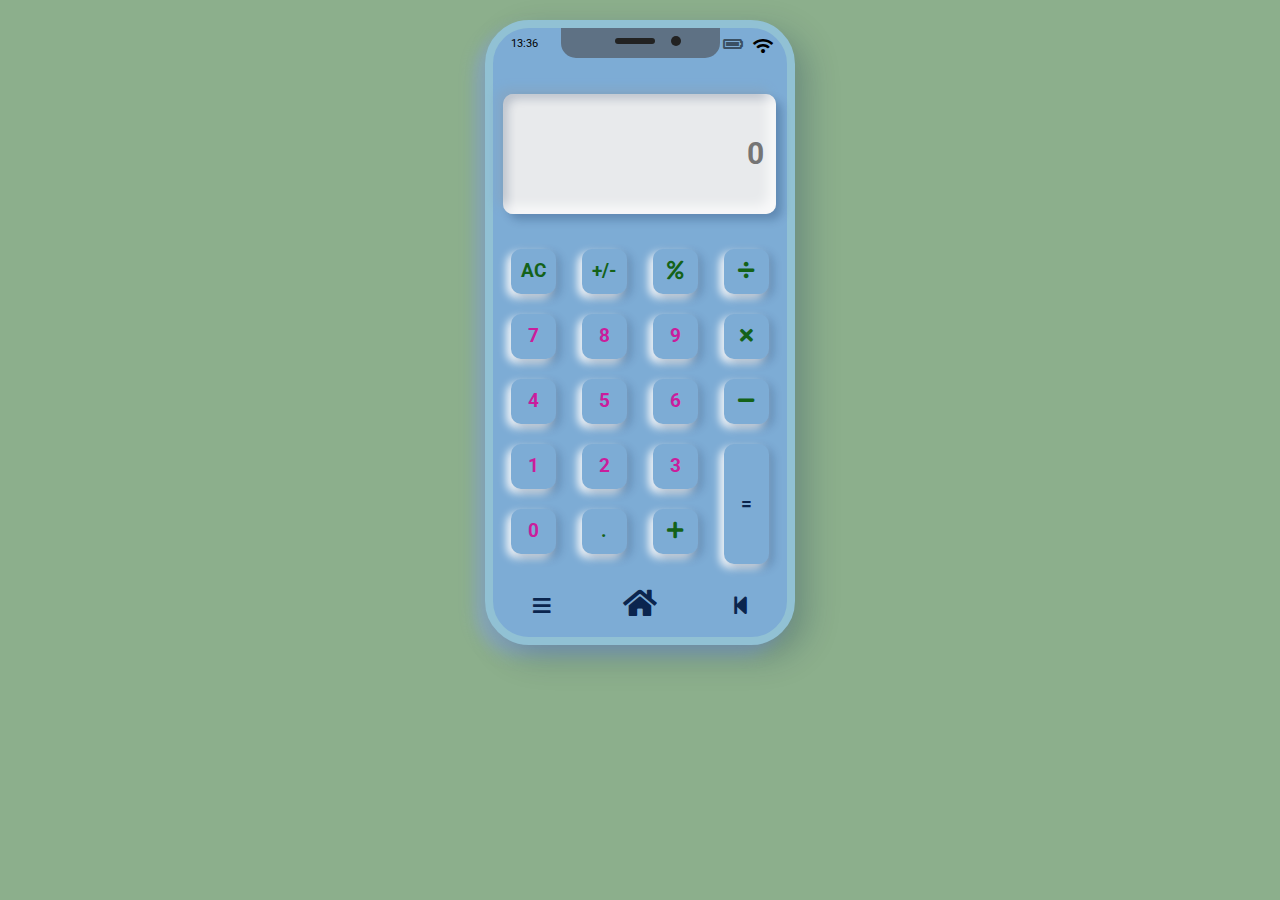
<file: calculator/index.html>
<!DOCTYPE html>
<html lang="en">
<head>
    <meta charset="UTF-8">
    <meta name="viewport" content="width=device-width, initial-scale=1.0">
    <title>Calculator UI -Neumorphism - white</title>
     <link rel="stylesheet" href="https://cdn.jsdelivr.net/npm/bootstrap@4.5.3/dist/css/bootstrap.min.css"> 
    <link rel="stylesheet" href="https://cdnjs.cloudflare.com/ajax/libs/font-awesome/5.11.2/css/all.min.css">   

    <link rel="stylesheet" href="style.css">
</head>
<body>

<div class="container">
    <div class="iphone-x">
        <div class="screen">
            <div class="notch">
                <div class="sound"></div>
                <div class="camera"></div>
            </div>
            <div class="time" id="time">
                <script>
                    var time = document.getElementById('time').innerHTML;
                    var today = new Date();
                    var time = today.getHours() + ":" + today.getMinutes();
                    time = document.write(time);
                </script>
            </div>
            <div class="battery">
                <i class="fa fa-battery-full"></i>
            </div>
            <div class="wifi">
                <i class="fa fa-wifi"></i>
            </div>

            <div class="top-nav"></div>

            <form class="calculator container">
                <input type="text" placeholder="0" name="displayResult" class="area"/>

                <div class="key container" id="keyBoard">

                    <div class="first-col"></div>

                    <div class="second-col">
                        <div class="button"><button type="button" name="" value="AC" class="btn-work" onclick="displayResult.value=' '">AC</button></div>
                        <div class="button"><button type="button" name="" value="7" onclick="calcNumbers(this.value)">7</button></div>
                        <div class="button"><button type="button" name="" value="4" onclick="calcNumbers(this.value)">4</button></div>
                        <div class="button"><button type="button" name="" value="1" onclick="calcNumbers(this.value)">1</button></div>
                        <div class="button"><button type="button" name="" value="0" onclick="calcNumbers(this.value)">0</button></div>
                    </div>
                    <div class="third-col">
                        <div class="button"><button type="button" name="" value="+/-"  onclick="makeNegative(displayResult.value)" class="btn-work">+/-</button></div>
                        <div class="button"><button type="button" name="" value="8" onclick="calcNumbers(this.value)">8</button></div>
                        <div class="button"><button type="button" name="" value="5" onclick="calcNumbers(this.value)">5</button></div>
                        <div class="button"><button type="button" name="" value="2" onclick="calcNumbers(this.value)">2</button></div>
                        <div class="button"><button type="button" name="" value="." onclick="calcNumbers(this.value)" class="btn-work">.</button></div>
                    </div>
                    <div class="fourth-col">
                        <div class="button"><button type="button" name="" value="%"  onclick="calcNumbers(this.value)" class="btn-work"><i class="fa fa-percent"></i></button></div>
                        <div class="button"><button type="button" name="" value="9" onclick="calcNumbers(this.value)">9</button></div>
                        <div class="button"><button type="button" name="" value="6" onclick="calcNumbers(this.value)">6</button></div>
                        <div class="button"><button type="button" name="" value="3" onclick="calcNumbers(this.value)">3</button></div>
                        <div class="button"><button type="button" name="" value="+" onclick="calcNumbers(this.value)" class="btn-work"><i class="fa fa-plus"></i></button></div>
                    </div>
                    <div class="fifth-col">
                        <div class="button"><button type="button" name="" value="/"  onclick="calcNumbers(this.value)" class="btn-work"><i class="fa fa-divide"></i></button></div>
                        <div class="button"><button type="button" name="" value="*" onclick="calcNumbers(this.value)" class="btn-work"><i class="fa fa-times"></i></button></div>
                        <div class="button"><button type="button" name="" value="-" onclick="calcNumbers(this.value)" class="btn-work"><i class="fa fa-minus"></i></button></div>

                        <div class="button"><button type="button" name="" value="=" onclick="(displayResult.value.includes('%'))?percentage(displayResult.value):displayResult.value=eval(displayResult.value);" class="btn-equal">=</button></div>
                    </div>

                    <div class="menu"><i class="fa fa-bars"></i></div>
                    <div class="home"><i class="fa fa-home"></i></div>
                    <div class="back"><i class="fa fa-step-backward"></i></div>

                </div>
            </form>

        </div>
    </div>
</div>    

<script>

function calcNumbers(result)
{
    document.querySelector('.area').value += result;
}
function percentage(result)
{
    var result1 = String(result);
    if(result1.includes("%"))
    {
        var a, b , percent;
        var splitWord = [];
        a = Number(splitWord[0]);
        b = Number(splitWord[1]);
        percent = (a/100 * b);
        document.querySelector('.area').value = percent;
    }
}
function makeNegative(result)
{
    if(result.charAt(0)=='_')
    {
        document.querySelector('.area').value = result.replace('-','');
    }
    else
    {
        document.querySelector('.area').value = '-' + result;
    }
}
</script>
    
</body>
</html>
</file>
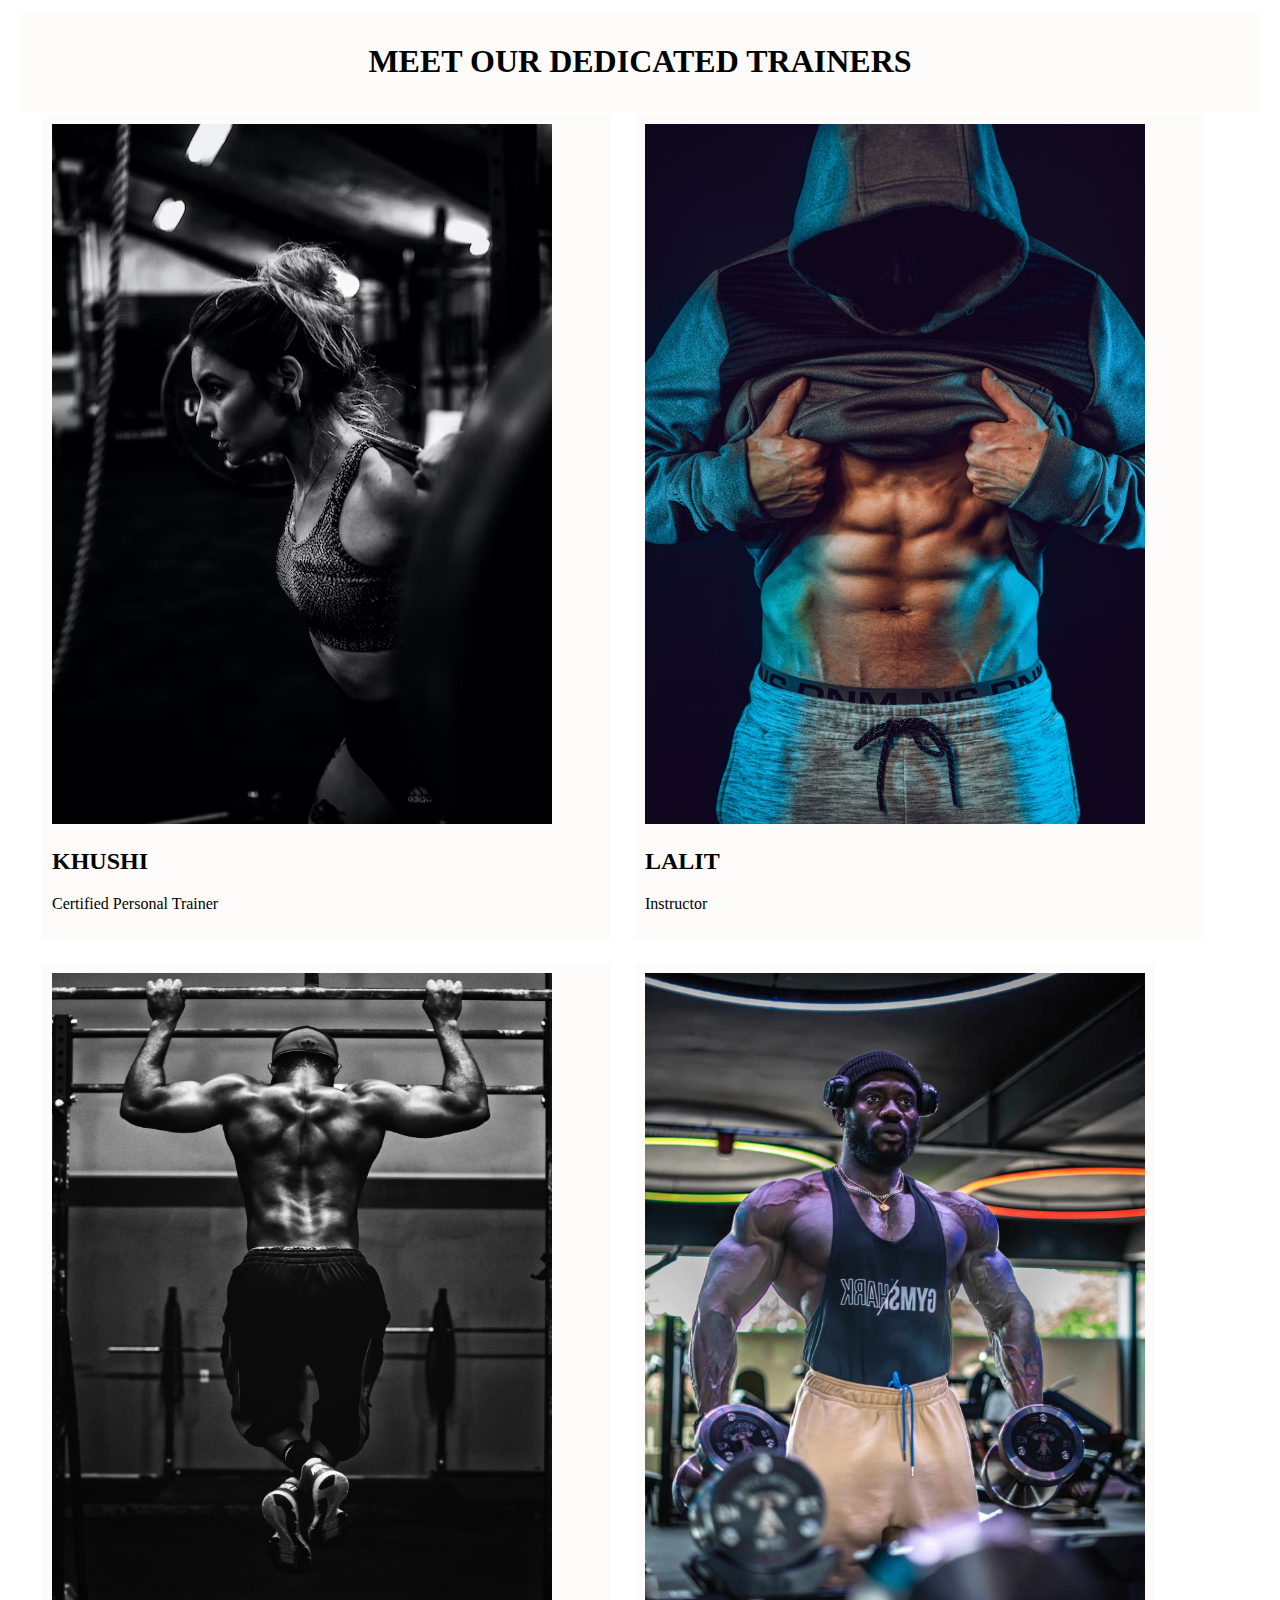
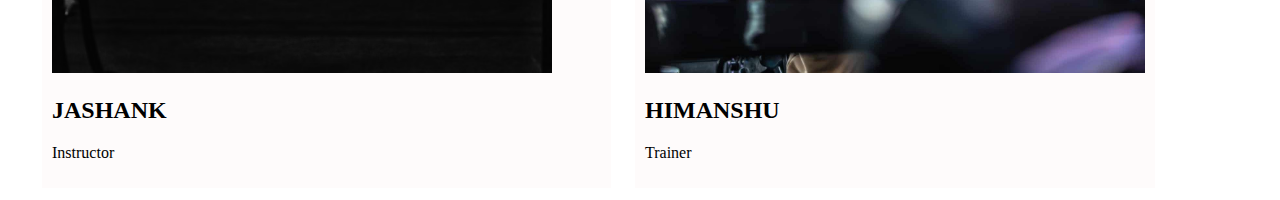
<file: landingpage/about US.HTML>
<!DOCTYPE html>
<html lang="en">
<head>
    <meta charset="UTF-8">
    <meta name="viewport" content="width=device-width, initial-scale=1.0">
    <title>ABOUT US</title>
    <style>
        .trainers{
            border:2px solid rgb(155, 196, 155);
            width: 900px;
            height: 650px;
            background-color: rgb(130, 130, 190);
        }
        #khushi{
            float: left;
            width: 45%;
        }
        #lalit{
            float: left;
            width: 45%;
        }
        
        #jashank{
            float: left;
            width: 45%;
            clear: both; }

        #himanshu{
            float: left;
            width: 45;
        }
        .trainer{
            border: 3px slateblue;
            margin: 12px;
            padding: 10px;
            background-color: rgb(254, 251, 251);}

         h1{
            text-align:center;

        }
        

    </style>
</head>
<body>
    <section class="trainer">
        <h1>MEET OUR DEDICATED TRAINERS</h1>
        <div id="khushi" class="trainer">
            <img src="trainer girl.avif"  width="500px" height="700px" alt="Trainer 1">
            <h2>KHUSHI</h2>
            <p>Certified Personal Trainer</p>
        </div>
        <div  id="lalit" class="trainer">
            <img src="trainer lalit.avif"  width="500px" height="700px" alt="Trainer 2">
            <h2>LALIT</h2>
            <p>Instructor</p>
        </div>
        <div id="jashank" class="trainer">
            <img src="JASHANK.avif"  width="500px" height="700px" alt="Trainer 3">
            <h2>JASHANK</h2>
            <p>Instructor</p>
        </div>
        <div id="himanshu" class="trainer">
            <img src="extraimagetrainer.jpg"  width="500px" height="700px" alt="Trainer 4">
            <h2>HIMANSHU</h2>
            <p>Trainer</p>
        </div>
        <!-- Add more trainer sections with images and descriptions here -->
    </section>
</body>
</html>
</file>
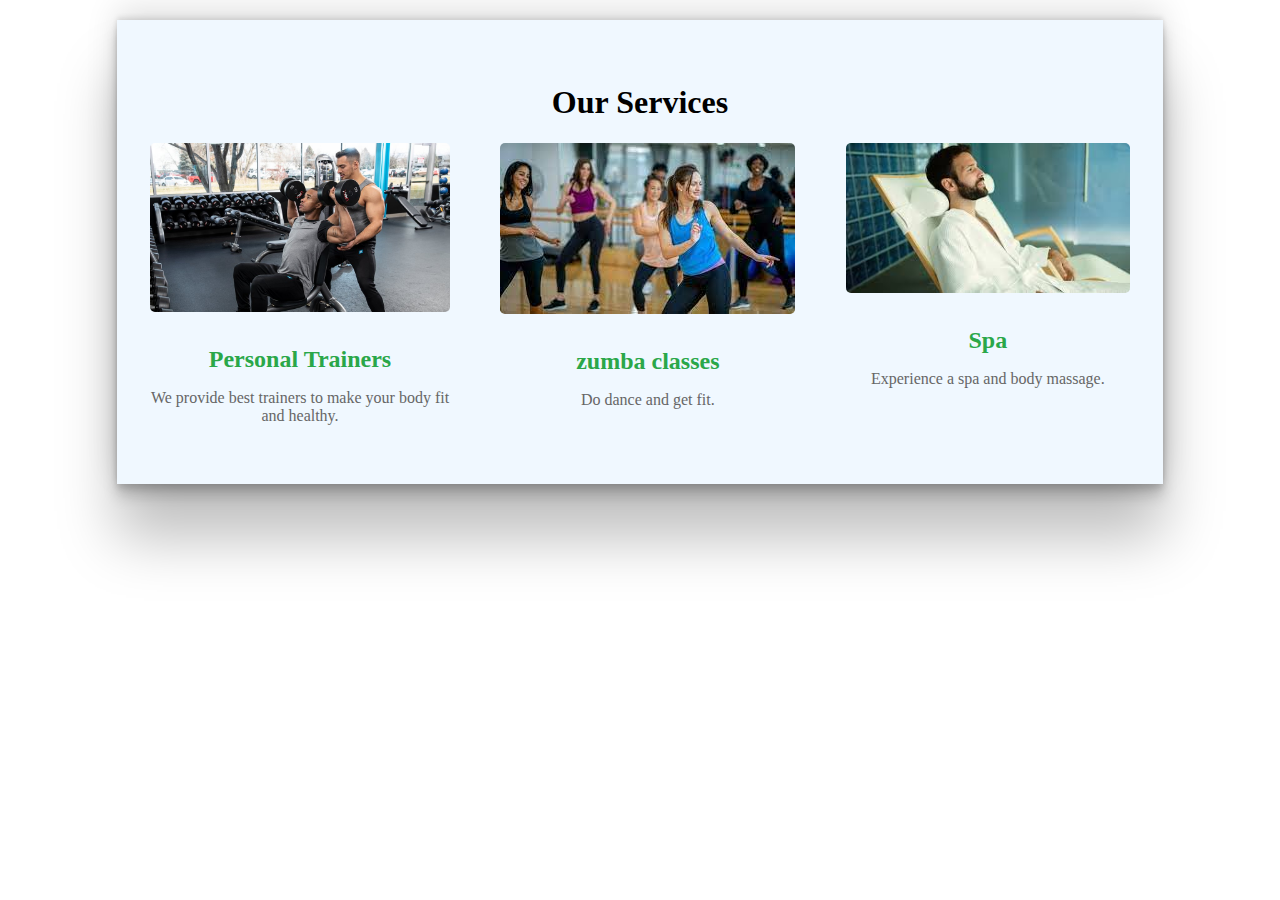
<file: landingpage/services.html>
<!DOCTYPE html>
<html lang="en">

<head>
    <meta charset="UTF-8">
    <meta name="viewport" content="width=device-width, initial-scale=1.0">
    <title>Document</title>
    <style>
        .our-services {
            max-width: 1000px;
            border: solid aliceblue;
            margin: auto;
            padding: 40px 20px;
            text-align: center;
            background-color: aliceblue;
            margin-top: 20px;
            box-shadow: rgba(0, 0, 0, 0.25) 0px 54px 55px, rgba(0, 0, 0, 0.12) 0px -12px 30px, rgba(0, 0, 0, 0.12) 0px 4px 6px, rgba(0, 0, 0, 0.17) 0px 12px 13px, rgba(0, 0, 0, 0.09) 0px -3px 5px;
        }

        .services-container {
            display: flex;
            justify-content: space-between;
            flex-wrap: wrap;
        }

        .service {
            margin: 0 10px;
            max-width: 300px;
            text-align: center;
        }

        .service img {
            max-width: 100%;
            border-radius: 5px;
            margin-bottom: 10px;
        }

        .service h2 {
            font-size: 1.5rem;
            color: #2aa749;
            margin-bottom: 10px;
        }

        .service p {
            font-size: 1rem;
            color: #666;
        }

        #catering {

            height: 150px;

        }


        @media (max-width: 768px) {
            .our-services {
                padding: 20px;
            }

            .services-container {
                flex-direction: column;
                align-items: center;
            }

            .service {
                margin: 0 0 20px;
            }

        }
    </style>
</head>

<body>
    <section class="our-services">
        <h1 class="os">Our Services</h1>
        <div class="services-container">

            <div class="service">
                <img id="Personal Trainer" src="personal trainer2.jpeg" alt="Service 1">
                <h2>Personal Trainers</h2>
                <p>We provide best trainers to make your body fit and healthy.</p>
            </div>


            <div class="service">
                <img id="zumba classes" src="zumba.jpeg" alt="Service 2">
                <h2>zumba classes</h2>
                <p>Do dance and get fit.</p>
            </div>


            <div class="service">
                <img id="catering" src="spa.jpeg"
                    alt="Service 3">
                <h2>Spa</h2>
                <p>Experience a spa and body massage.</p>
            </div>
        </div>
    </section>
</body>

</html>
</file>
<file: calculator/style.css>
@import url('https://fonts.googleapis.com/css2?family=Roboto:wght@300;400;500&display=swap');


* 
{
	margin: 0;
	padding: 0;
	font-family: 'Roboto', sans-serif;
}
body
{
    background: #8caf8c;
}
.iphone-x
{
    margin-top: 20px;
}
.iphone-x .screen
{
    width: 42%;
    height: 625px;
    margin: 0 auto;
    border: 8px solid #91c1d4;
    min-width: 310px;
    max-width: 310px;
    border-radius: 44px;
    background: #7dacd5;
    box-shadow: 
    12px 12px 32px rgba(13,39,80,0.25),
    -10px 10px 15px #8aaabc
}
.screen .notch
{
    width: 159px;
    height: 30px;
    margin: 0px auto;
    background: #596979e1;
    border-bottom-right-radius: 15px;
    border-bottom-left-radius:15px ;
}
.sound
{
    top: 10px;
    left: 54px;
    width: 40px;
    height: 6px;
    position: relative;
    background: #222;
    border-radius: 10px;
}
.camera
{
    top: 2px;
    left: 110px;
    width: 10px;
    height: 10px;
    position: relative;
    background: #222;
    border-radius: 100px;
}
.time
{
    color: #000;
    width: 60px;
    font-size: 11px;
    margin-top: -22px;
    background: transparent;
    margin-left: 18px;
}
.battery
{
    margin-top:-20px;
}
.battery i
{
    color: rgba(0,0,0,0.548);
    margin-left: 230px !important;
}
.wifi
{
    margin-top: -22px !important;
    margin-left: 260px;
}
.wifi i
{
    color: rgb(0,0,0);
    margin-top: -20px;
}
.top-nav
{
    width: 100%;
    height: 40px;
    display: -webkit-box;
    display: -ms-flexbox;
    display: flex;
    -webkit-box-align: center;
    align-items: center;
    background: transparent;
    -webkit-box-orient: horizontal;
    -webkit-box-direction: normal;
    -ms-flex-direction: row;
    flex-direction: row;
    -ms-flex-pack: distribute;
    justify-content: space-around;
}
.area
{
    min-width: 50% !important;
    width: 93% !important;
    min-height: 120px !important;
    margin-left: -5px;
    margin-top: -5px;
    font-size: 30px !important;
    text-align: center;
    text-align: right;
    overflow: scroll;
    outline: none;
    border: none;
    font-weight: bold;
    color: #0b254e;
    background: #e8eaec;
    border-radius: 10px;
    padding: 12px;
    box-shadow: 
    6px 6px 8px rgba(13, 39, 80, 0.25),
    -6px -6px 10px #83a7c7,
    inset -8px -8px 12px rgba(255,255,255,0.7),
    inset 5px 5px 8px rgba(13,39,80,0.2);

}
.calculator
{
    margin: 0;
    box-sizing: content-box;
}
.key
{
    float:  left !important;
    font-size: 15pt;
    display: flex !important;
    margin: -5%;
    margin-left: auto !important;
    margin-right: auto !important;
}
.first-col,
.second-col,
.third-col,
.fourth-col,
.fifth-col
{
    padding: 10px;
    white-space: wrap;
    margin: -9.5px;
    display: inline-block;
    margin-top: 20px !important;
    justify-content: space-between !important;
}
.button
{
    display: block;
    padding-left: 40px;
    min-height: 40px;
    padding-right: 30px;
    white-space: wrap;
    word-wrap: break-word;
    margin-top: 20px;
    justify-content: space-between !important;
}
button
{
    position: relative;
    margin-left: -54px !important;
    min-width: 45px;
    align-items: center;
    justify-content: center;
    text-align: center;
    padding: 0px;
    background: transparent;
    color: #ca1d9c !important;
    border: none !important;
    border-radius: 10px !important;
    height: 45px;
    outline: none;
    font-weight:  bold !important;
    font-size: 14pt !important;
    box-shadow: 
    4px 4px 8px rgba(13, 39,80,0.25),
    -4px 4px 8px #fff;
}
.btn-work
{
    color: #146219 !important;
}
.btn-equal
{
    color: #0b254e !important;
    height: 120px !important;
    
}
button:focus
{
    cursor: pointer;
    outline: none !important;
    border: none !important;

}
button:active
{
    box-shadow: 
    -3px -3px 7px #a0a0a032,
    3px 3px 5px rgba(94, 104, 121, 0.417);
    outline: none !important;
    border: none !important;
}
button:hover
{
    color: #696a6a !important;
}
.btn-work:hover,
.btn-equal:hover
{
    color:#0b254e !important;
}
.home
{
    margin-top: 382px;
    margin-left: 72px;
    font-size: 30px;
    cursor: pointer;
    color: #0b254e;
}
.menu
{
    margin-top: 392px;
    margin-left: -275px;
    font-size: 20px;
    cursor: pointer;
    color: #0b254e;
}
.back
{
    margin-top: 392px;
    margin-left: 75px;
    font-size: 20px;
    cursor: pointer;
    color: #0b254e;
}
</file>
